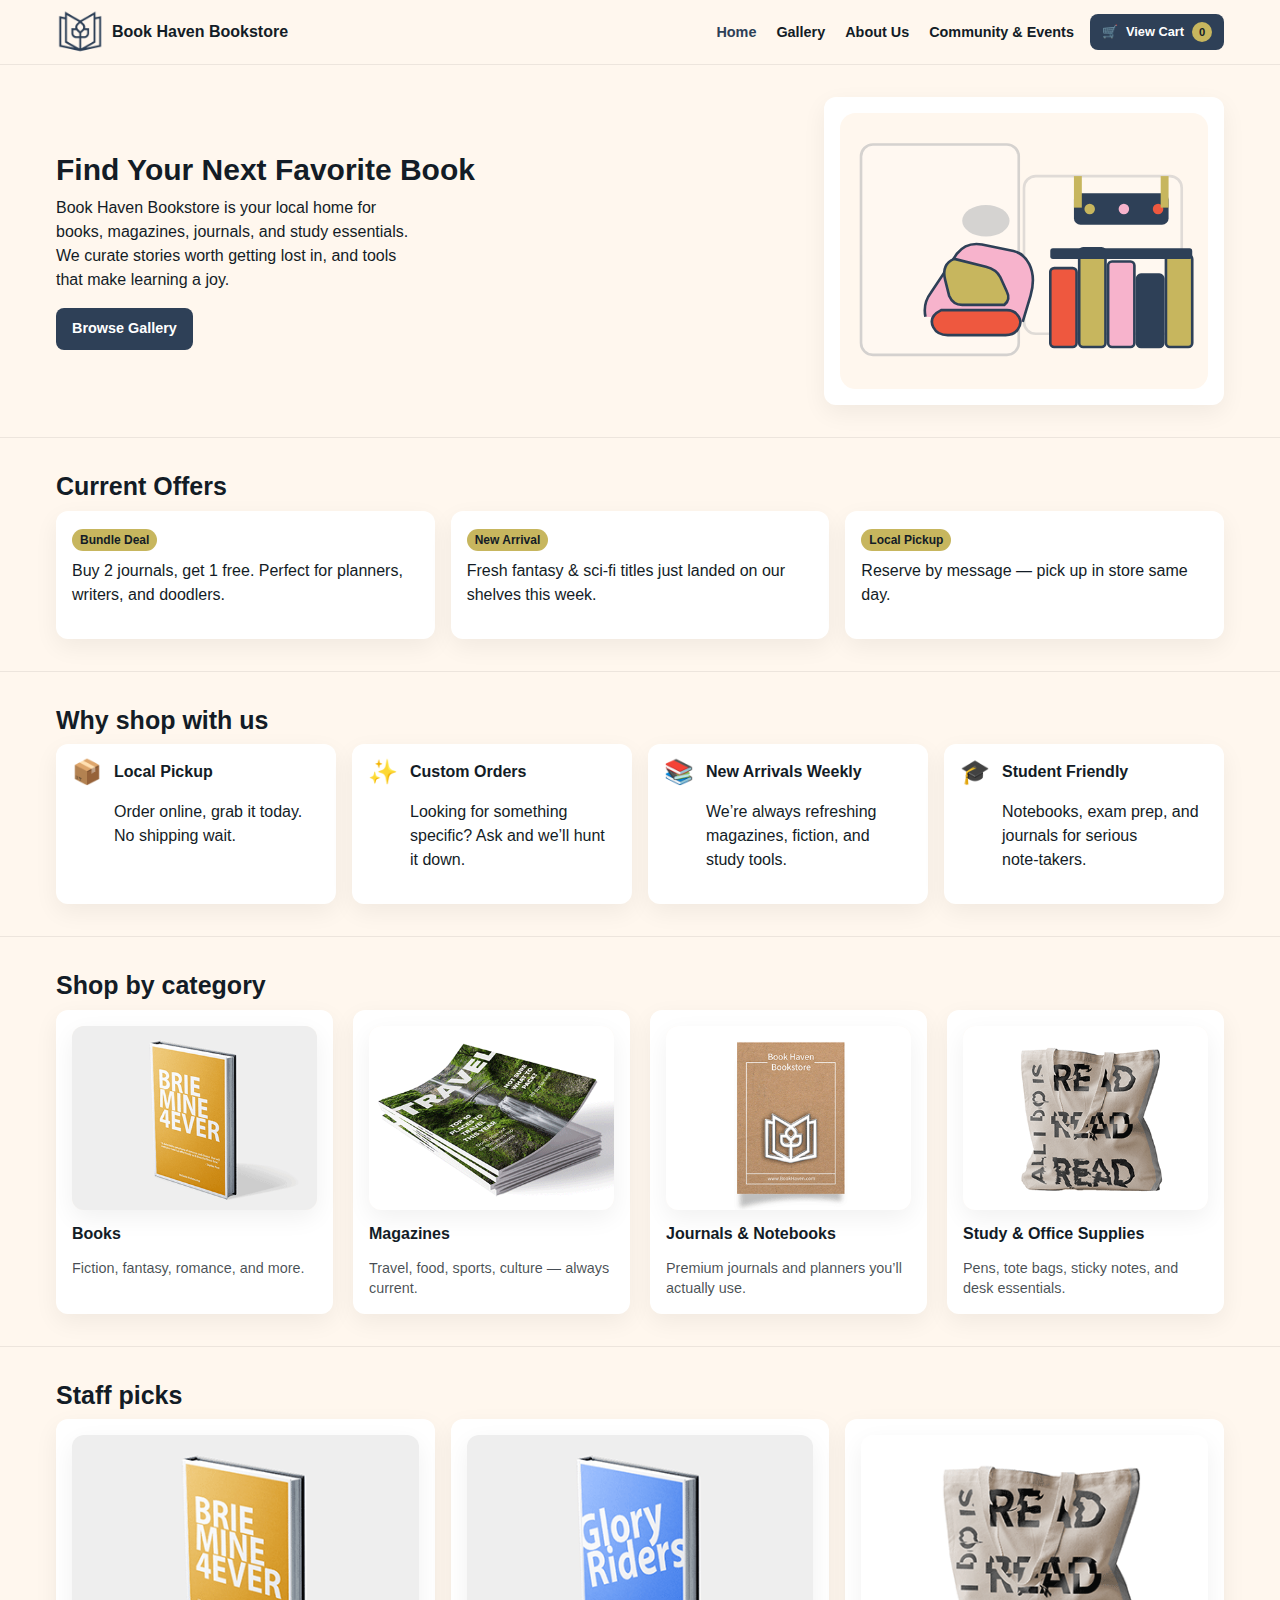
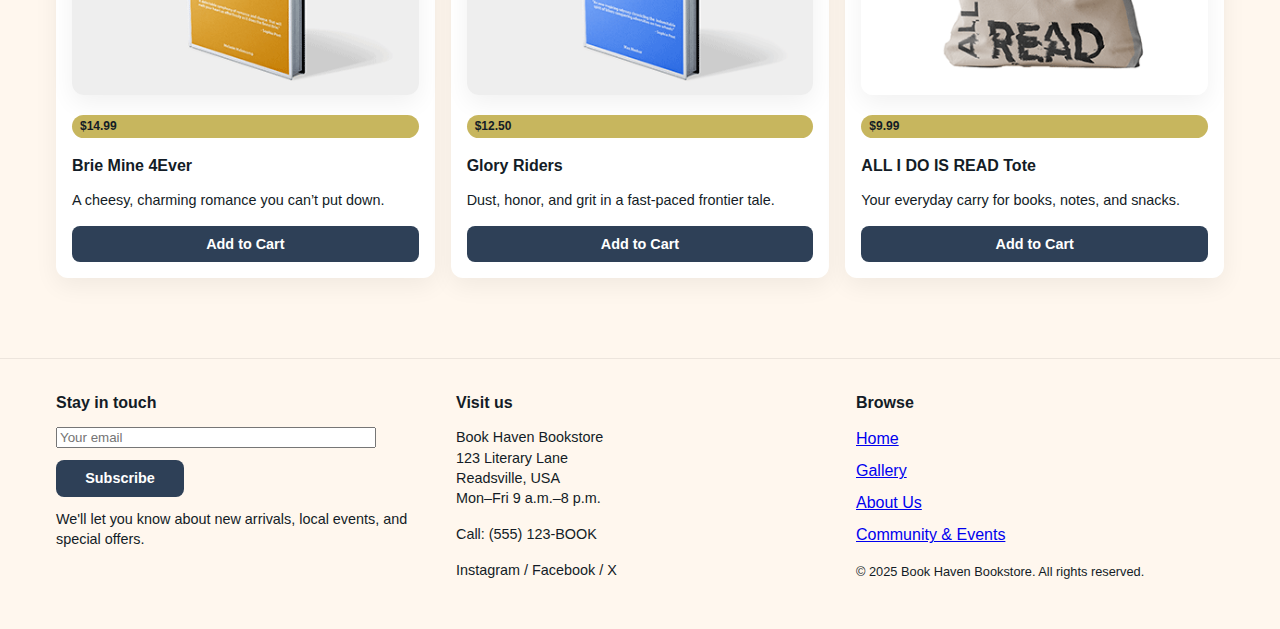
<file: index.html>
<!DOCTYPE html>
<html lang="en">
<head>
<meta charset="utf-8"/>
<meta name="viewport" content="width=device-width,initial-scale=1"/>
<title>Book Haven Bookstore – Home</title>
<link rel="preconnect" href="https://fonts.googleapis.com"/>
<link rel="preconnect" href="https://fonts.gstatic.com" crossorigin/>
<link href="https://fonts.googleapis.com/css2?family=Comfortaa:wght@400;700&display=swap" rel="stylesheet"/>
<link rel="icon" href="assets/img/Inkwell Blue Logo.png" type="image/png" sizes="32x32"/>
<link rel="stylesheet" href="assets/css/style.css"/>
</head>
<body>
<header class="site-header">
  <div class="container site-header__inner">
    <a class="brand" href="index.html">
      <img src="assets/img/Intensity Indigo Logo.png" alt="Book Haven Bookstore logo" class="brand__logo" />
      <span class="brand__name">Book Haven Bookstore</span>
    </a>

    <button
      class="mobile-menu-toggle"
      id="mobileMenuToggle"
      aria-label="Toggle navigation menu"
      aria-expanded="false"
      aria-controls="mobileNav">
      <span class="bar"></span>
    </button>

    <div class="main-nav">
      <ul class="nav-links" id="desktopNav">
        <li><a href="index.html" class="active">Home</a></li>
          <li><a href="gallery.html" class="">Gallery</a></li>
          <li><a href="about.html" class="">About Us</a></li>
          <li><a href="community.html" class="">Community & Events</a></li>
      </ul>

      <button
        class="cart-button js-open-cart"
        type="button"
        aria-haspopup="dialog"
        aria-controls="cart-modal">
        <span class="cart-button__icon" aria-hidden="true">🛒</span>
        <span class="cart-button__label">View Cart</span>
        <span class="cart-button__badge js-cart-count" aria-live="polite">0</span>
      </button>
    </div>

    <div class="mobile-drawer" id="mobileNav" aria-hidden="true">
      <nav role="navigation" aria-label="Mobile Navigation">
        <ul>
          <li><a href="index.html">Home</a></li>
          <li><a href="gallery.html">Gallery</a></li>
          <li><a href="about.html">About Us</a></li>
          <li><a href="community.html">Community & Events</a></li>
        </ul>
      </nav>
      <button
        class="drawer-cart-btn js-open-cart"
        type="button"
        aria-haspopup="dialog"
        aria-controls="cart-modal">
        🛒 View Cart
        <span class="cart-button__badge js-cart-count" aria-live="polite">0</span>
      </button>
    </div>
  </div>
</header>
<main id="main-content">
  <!-- HERO -->
  <section class="section">
    <div class="container hero">
      <div class="hero__text">
        <h1 class="hero__headline">Find Your Next Favorite Book</h1>
        <p class="hero__body">
          Book Haven Bookstore is your local home for books, magazines,
          journals, and study essentials. We curate stories worth getting lost in,
          and tools that make learning a joy.
        </p>
        <a class="hero__cta" href="gallery.html">Browse Gallery</a>
      </div>
      <div class="hero__img-wrapper">
        <img src="assets/img/hero-reading.svg" alt="logo." />
      </div>
    </div>
  </section>

  <!-- PROMOTIONS -->
  <section class="section section--bordered">
    <div class="container">
      <div class="section-heading">
        <h2 class="h2">Current Offers</h2>
      </div>
      <div class="promos">
        <div class="promo-card">
          <span class="badge">Bundle Deal</span>
          <p class="body-text">
            Buy 2 journals, get 1 free. Perfect for planners, writers, and doodlers.
          </p>
        </div>
        <div class="promo-card">
          <span class="badge">New Arrival</span>
          <p class="body-text">
            Fresh fantasy &amp; sci‑fi titles just landed on our shelves this week.
          </p>
        </div>
        <div class="promo-card">
          <span class="badge">Local Pickup</span>
          <p class="body-text">
            Reserve by message — pick up in store same day.
          </p>
        </div>
      </div>
    </div>
  </section>

  <!-- PERKS -->
  <section class="section">
    <div class="container">
      <div class="section-heading">
        <h2 class="h2">Why shop with us</h2>
      </div>
      <div class="perks-row">
        <div class="perk-card">
          <div class="perk-emoji" aria-hidden="true">📦</div>
          <div>
            <p class="body-strong">Local Pickup</p>
            <p class="body-text">Order online, grab it today. No shipping wait.</p>
          </div>
        </div>
        <div class="perk-card">
          <div class="perk-emoji" aria-hidden="true">✨</div>
          <div>
            <p class="body-strong">Custom Orders</p>
            <p class="body-text">Looking for something specific? Ask and we’ll hunt it down.</p>
          </div>
        </div>
        <div class="perk-card">
          <div class="perk-emoji" aria-hidden="true">📚</div>
          <div>
            <p class="body-strong">New Arrivals Weekly</p>
            <p class="body-text">We’re always refreshing magazines, fiction, and study tools.</p>
          </div>
        </div>
        <div class="perk-card">
          <div class="perk-emoji" aria-hidden="true">🎓</div>
          <div>
            <p class="body-strong">Student Friendly</p>
            <p class="body-text">Notebooks, exam prep, and journals for serious note‑takers.</p>
          </div>
        </div>
      </div>
    </div>
  </section>

  <!-- CATEGORIES -->
  <section class="section section--bordered">
    <div class="container">
      <div class="section-heading">
        <h2 class="h2">Shop by category</h2>
      </div>
      <div class="categories-grid">
        <a class="category-card" href="gallery.html#books">
          <div class="category-card__img">
            <img src="assets/img/gallery/brie-mine.png" alt="Cover of Brie Mine 4Ever romance novel." />
          </div>
          <div class="category-card__title">Books</div>
          <div class="category-card__desc">
            Fiction, fantasy, romance, and more.
          </div>
        </a>
        <a class="category-card" href="gallery.html#magazines">
          <div class="category-card__img">
            <img src="assets/img/gallery/travel-mag.png" alt="Stack of TRAVEL magazines with scenic cover." />
          </div>
          <div class="category-card__title">Magazines</div>
          <div class="category-card__desc">
            Travel, food, sports, culture — always current.
          </div>
        </a>
        <a class="category-card" href="gallery.html#journals">
          <div class="category-card__img">
            <img src="assets/img/gallery/notebook.png" alt="Book Haven branded hardcover notebook." />
          </div>
          <div class="category-card__title">Journals &amp; Notebooks</div>
          <div class="category-card__desc">
            Premium journals and planners you’ll actually use.
          </div>
        </a>
        <a class="category-card" href="gallery.html#supplies">
          <div class="category-card__img">
            <img src="assets/img/gallery/read-tote.png" alt="Canvas tote bag with All I Do Is Read Read Read text." />
          </div>
          <div class="category-card__title">Study &amp; Office Supplies</div>
          <div class="category-card__desc">
            Pens, tote bags, sticky notes, and desk essentials.
          </div>
        </a>
      </div>
    </div>
  </section>

  <!-- FEATURED PRODUCTS -->
  <section class="section">
    <div class="container">
      <div class="section-heading">
        <h2 class="h2">Staff picks</h2>
      </div>
      <div class="featured-grid">
        <!-- Product 1 -->
        <div class="product-card">
          <div class="product-card__img">
            <img src="assets/img/gallery/brie-mine.png" alt="Illustrated cover of the novel Brie Mine 4Ever featuring a cheese heart." />
          </div>
          <div class="price-badge">$14.99</div>
          <div class="product-card__title">Brie Mine 4Ever</div>
          <div class="product-card__desc">
            A cheesy, charming romance you can’t put down.
          </div>
          <button
            class="btn-add-cart btn"
            data-add-to-cart
            data-id="brie-mine"
            data-name="Brie Mine 4Ever"
            data-price="14.99"
            type="button">
            Add to Cart
          </button>
        </div>

        <!-- Product 2 -->
        <div class="product-card">
          <div class="product-card__img">
            <img src="assets/img/gallery/glory-riders.png" alt="Cover of Glory Riders with silhouettes of riders at sunset." />
          </div>
          <div class="price-badge">$12.50</div>
          <div class="product-card__title">Glory Riders</div>
          <div class="product-card__desc">
            Dust, honor, and grit in a fast-paced frontier tale.
          </div>
          <button
            class="btn-add-cart btn"
            data-add-to-cart
            data-id="glory-riders"
            data-name="Glory Riders"
            data-price="12.50"
            type="button">
            Add to Cart
          </button>
        </div>

        <!-- Product 3 -->
        <div class="product-card">
          <div class="product-card__img">
            <img src="assets/img/gallery/read-tote.png" alt="Canvas tote bag reading All I Do Is Read Read Read." />
          </div>
          <div class="price-badge">$9.99</div>
          <div class="product-card__title">ALL I DO IS READ Tote</div>
          <div class="product-card__desc">
            Your everyday carry for books, notes, and snacks.
          </div>
          <button
            class="btn-add-cart btn"
            data-add-to-cart
            data-id="read-tote"
            data-name="ALL I DO IS READ READ READ Tote"
            data-price="9.99"
            type="button">
            Add to Cart
          </button>
        </div>
      </div>
    </div>
  </section>
</main>
<footer class="site-footer">
  <div class="container footer-inner">

    <div class="footer-col">
      <div class="footer-col-title">Stay in touch</div>
      <form id="newsletter-form" class="newsletter-form" novalidate>
        <label class="visually-hidden" for="newsletter-email">Email address</label>
        <input
          id="newsletter-email"
          name="email"
          type="email"
          placeholder="Your email"
          required
          aria-required="true"
        />
        <button class="btn" type="submit">Subscribe</button>
      </form>
      <p class="footer-text" style="margin-top:0.75rem;">
        We'll let you know about new arrivals, local events, and special offers.
      </p>
    </div>

    <div class="footer-col">
      <div class="footer-col-title">Visit us</div>
      <p class="footer-text">
        Book Haven Bookstore<br/>
        123 Literary Lane<br/>
        Readsville, USA<br/>
        Mon–Fri 9 a.m.–8 p.m.
      </p>
      <p class="footer-text">
        Call: (555) 123‑BOOK
      </p>
      <p class="footer-text">
        Instagram / Facebook / X
      </p>
    </div>

    <div class="footer-col">
      <div class="footer-col-title">Browse</div>
      <ul class="footer-nav-links">
        <li><a href="index.html">Home</a></li>
        <li><a href="gallery.html">Gallery</a></li>
        <li><a href="about.html">About Us</a></li>
        <li><a href="community.html">Community &amp; Events</a></li>
      </ul>
      <p class="footer-text" style="margin-top:1rem;font-size:0.8rem;">
        © 2025 Book Haven Bookstore. All rights reserved.
      </p>
    </div>

  </div>
</footer>

<!-- Cart Modal -->
<div
  id="cart-modal"
  class="modal hidden"
  aria-hidden="true"
  role="dialog"
  aria-modal="true"
  aria-labelledby="cart-title">
  <div class="modal__backdrop" data-close="cart"></div>
  <div class="modal__panel">
    <div class="modal__header">
      <h2 id="cart-title">Your Cart</h2>
      <button class="modal__close" id="closeCartBtn" aria-label="Close cart">&times;</button>
    </div>
    <div class="modal__body" id="cart-items">
      <!-- JS will render the cart table here -->
      <p>Your cart is empty.</p>
    </div>
    <div class="modal__footer">
      <button class="btn-outline btn" id="clearCartBtn" type="button">Clear Cart</button>
      <button class="btn" id="processOrderBtn" type="button">Process Order</button>
    </div>
  </div>
</div>
<div id="toast" class="toast" role="status" aria-live="polite" aria-atomic="true"></div>
<script src="assets/js/main.js"></script>
</body>
</html>
</file>
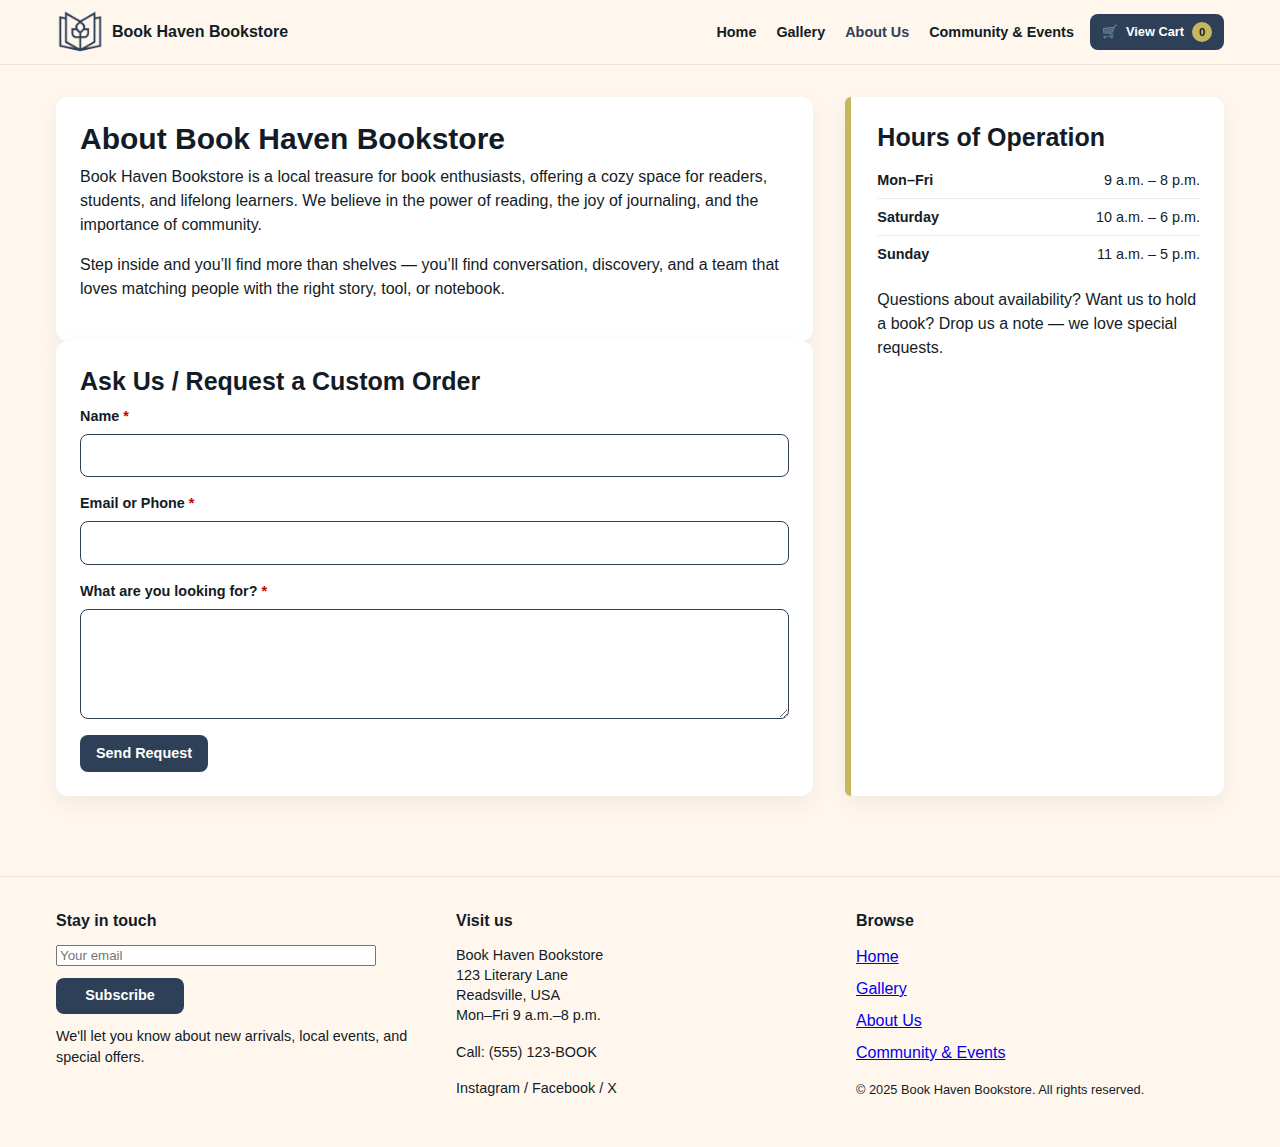
<file: about.html>
<!DOCTYPE html>
<html lang="en">
<head>
<meta charset="utf-8"/>
<meta name="viewport" content="width=device-width,initial-scale=1"/>
<title>Book Haven Bookstore – About Us</title>
<link rel="preconnect" href="https://fonts.googleapis.com"/>
<link rel="preconnect" href="https://fonts.gstatic.com" crossorigin/>
<link href="https://fonts.googleapis.com/css2?family=Comfortaa:wght@400;700&display=swap" rel="stylesheet"/>
<link rel="icon" href="assets/img/Inkwell Blue Logo.png" type="image/png" sizes="32x32"/>
<link rel="stylesheet" href="assets/css/style.css"/>
</head>
<body>
<header class="site-header">
  <div class="container site-header__inner">
    <a class="brand" href="index.html">
      <img src="assets/img/Intensity Indigo Logo.png" alt="Book Haven Bookstore logo" class="brand__logo" />
      <span class="brand__name">Book Haven Bookstore</span>
    </a>

    <button
      class="mobile-menu-toggle"
      id="mobileMenuToggle"
      aria-label="Toggle navigation menu"
      aria-expanded="false"
      aria-controls="mobileNav">
      <span class="bar"></span>
    </button>

    <div class="main-nav">
      <ul class="nav-links" id="desktopNav">
        <li><a href="index.html" class="">Home</a></li>
          <li><a href="gallery.html" class="">Gallery</a></li>
          <li><a href="about.html" class="active">About Us</a></li>
          <li><a href="community.html" class="">Community & Events</a></li>
      </ul>

      <button
        class="cart-button js-open-cart"
        type="button"
        aria-haspopup="dialog"
        aria-controls="cart-modal">
        <span class="cart-button__icon" aria-hidden="true">🛒</span>
        <span class="cart-button__label">View Cart</span>
        <span class="cart-button__badge js-cart-count" aria-live="polite">0</span>
      </button>
    </div>

    <div class="mobile-drawer" id="mobileNav" aria-hidden="true">
      <nav role="navigation" aria-label="Mobile Navigation">
        <ul>
          <li><a href="index.html">Home</a></li>
          <li><a href="gallery.html">Gallery</a></li>
          <li><a href="about.html">About Us</a></li>
          <li><a href="community.html">Community & Events</a></li>
        </ul>
      </nav>
      <button
        class="drawer-cart-btn js-open-cart"
        type="button"
        aria-haspopup="dialog"
        aria-controls="cart-modal">
        🛒 View Cart
        <span class="cart-button__badge js-cart-count" aria-live="polite">0</span>
      </button>
    </div>
  </div>
</header>
<main id="main-content">
  <section class="section">
    <div class="container">
      <div class="about-layout">
        <!-- About / Story -->
        <div>
          <article class="about-card" aria-labelledby="about-heading">
            <header class="section-heading">
              <h1 id="about-heading" class="h1">About Book Haven Bookstore</h1>
            </header>
            <p class="body-text">
              Book Haven Bookstore is a local treasure for book enthusiasts,
              offering a cozy space for readers, students, and lifelong learners.
              We believe in the power of reading, the joy of journaling,
              and the importance of community.
            </p>
            <p class="body-text">
              Step inside and you’ll find more than shelves — you’ll find
              conversation, discovery, and a team that loves matching people
              with the right story, tool, or notebook.
            </p>
          </article>

          <!-- Feedback / Custom Order Form -->
          <section class="form-card" aria-labelledby="feedback-heading">
            <header class="section-heading">
              <h2 id="feedback-heading" class="h2">Ask Us / Request a Custom Order</h2>
            </header>
            <form id="feedback-form" novalidate>
              <div class="form-field">
                <label for="fb-name">Name <span aria-hidden="true" style="color:#c00">*</span></label>
                <input id="fb-name" name="name" type="text" required aria-required="true" />
              </div>

              <div class="form-field">
                <label for="fb-contact">Email or Phone <span aria-hidden="true" style="color:#c00">*</span></label>
                <input id="fb-contact" name="contact" type="text" required aria-required="true" />
              </div>

              <div class="form-field">
                <label for="fb-message">What are you looking for? <span aria-hidden="true" style="color:#c00">*</span></label>
                <textarea id="fb-message" name="message" rows="4" required aria-required="true"></textarea>
              </div>

              <button class="btn" type="submit">Send Request</button>

              <div id="feedback-success" class="form-success hidden" role="status">
                Thanks! We got your request.
              </div>
            </form>
          </section>
        </div>

        <!-- Hours / Info Sidebar -->
        <aside class="hours-card" aria-labelledby="hours-heading">
          <h2 id="hours-heading" class="h2">Hours of Operation</h2>
          <table class="hours-table" aria-describedby="hours-heading">
            <tr>
              <th scope="row">Mon–Fri</th>
              <td>9 a.m. – 8 p.m.</td>
            </tr>
            <tr>
              <th scope="row">Saturday</th>
              <td>10 a.m. – 6 p.m.</td>
            </tr>
            <tr>
              <th scope="row">Sunday</th>
              <td>11 a.m. – 5 p.m.</td>
            </tr>
          </table>
          <p class="body-text" style="margin-top:1rem;">
            Questions about availability? Want us to hold a book?
            Drop us a note — we love special requests.
          </p>
        </aside>
      </div>
    </div>
  </section>
</main>
<footer class="site-footer">
  <div class="container footer-inner">

    <div class="footer-col">
      <div class="footer-col-title">Stay in touch</div>
      <form id="newsletter-form" class="newsletter-form" novalidate>
        <label class="visually-hidden" for="newsletter-email">Email address</label>
        <input
          id="newsletter-email"
          name="email"
          type="email"
          placeholder="Your email"
          required
          aria-required="true"
        />
        <button class="btn" type="submit">Subscribe</button>
      </form>
      <p class="footer-text" style="margin-top:0.75rem;">
        We'll let you know about new arrivals, local events, and special offers.
      </p>
    </div>

    <div class="footer-col">
      <div class="footer-col-title">Visit us</div>
      <p class="footer-text">
        Book Haven Bookstore<br/>
        123 Literary Lane<br/>
        Readsville, USA<br/>
        Mon–Fri 9 a.m.–8 p.m.
      </p>
      <p class="footer-text">
        Call: (555) 123‑BOOK
      </p>
      <p class="footer-text">
        Instagram / Facebook / X
      </p>
    </div>

    <div class="footer-col">
      <div class="footer-col-title">Browse</div>
      <ul class="footer-nav-links">
        <li><a href="index.html">Home</a></li>
        <li><a href="gallery.html">Gallery</a></li>
        <li><a href="about.html">About Us</a></li>
        <li><a href="community.html">Community &amp; Events</a></li>
      </ul>
      <p class="footer-text" style="margin-top:1rem;font-size:0.8rem;">
        © 2025 Book Haven Bookstore. All rights reserved.
      </p>
    </div>

  </div>
</footer>

<!-- Cart Modal -->
<div
  id="cart-modal"
  class="modal hidden"
  aria-hidden="true"
  role="dialog"
  aria-modal="true"
  aria-labelledby="cart-title">
  <div class="modal__backdrop" data-close="cart"></div>
  <div class="modal__panel">
    <div class="modal__header">
      <h2 id="cart-title">Your Cart</h2>
      <button class="modal__close" id="closeCartBtn" aria-label="Close cart">&times;</button>
    </div>
    <div class="modal__body" id="cart-items">
      <!-- JS will render the cart table here -->
      <p>Your cart is empty.</p>
    </div>
    <div class="modal__footer">
      <button class="btn-outline btn" id="clearCartBtn" type="button">Clear Cart</button>
      <button class="btn" id="processOrderBtn" type="button">Process Order</button>
    </div>
  </div>
</div>
<div id="toast" class="toast" role="status" aria-live="polite" aria-atomic="true"></div>
<script src="assets/js/main.js"></script>
</body>
</html>
</file>
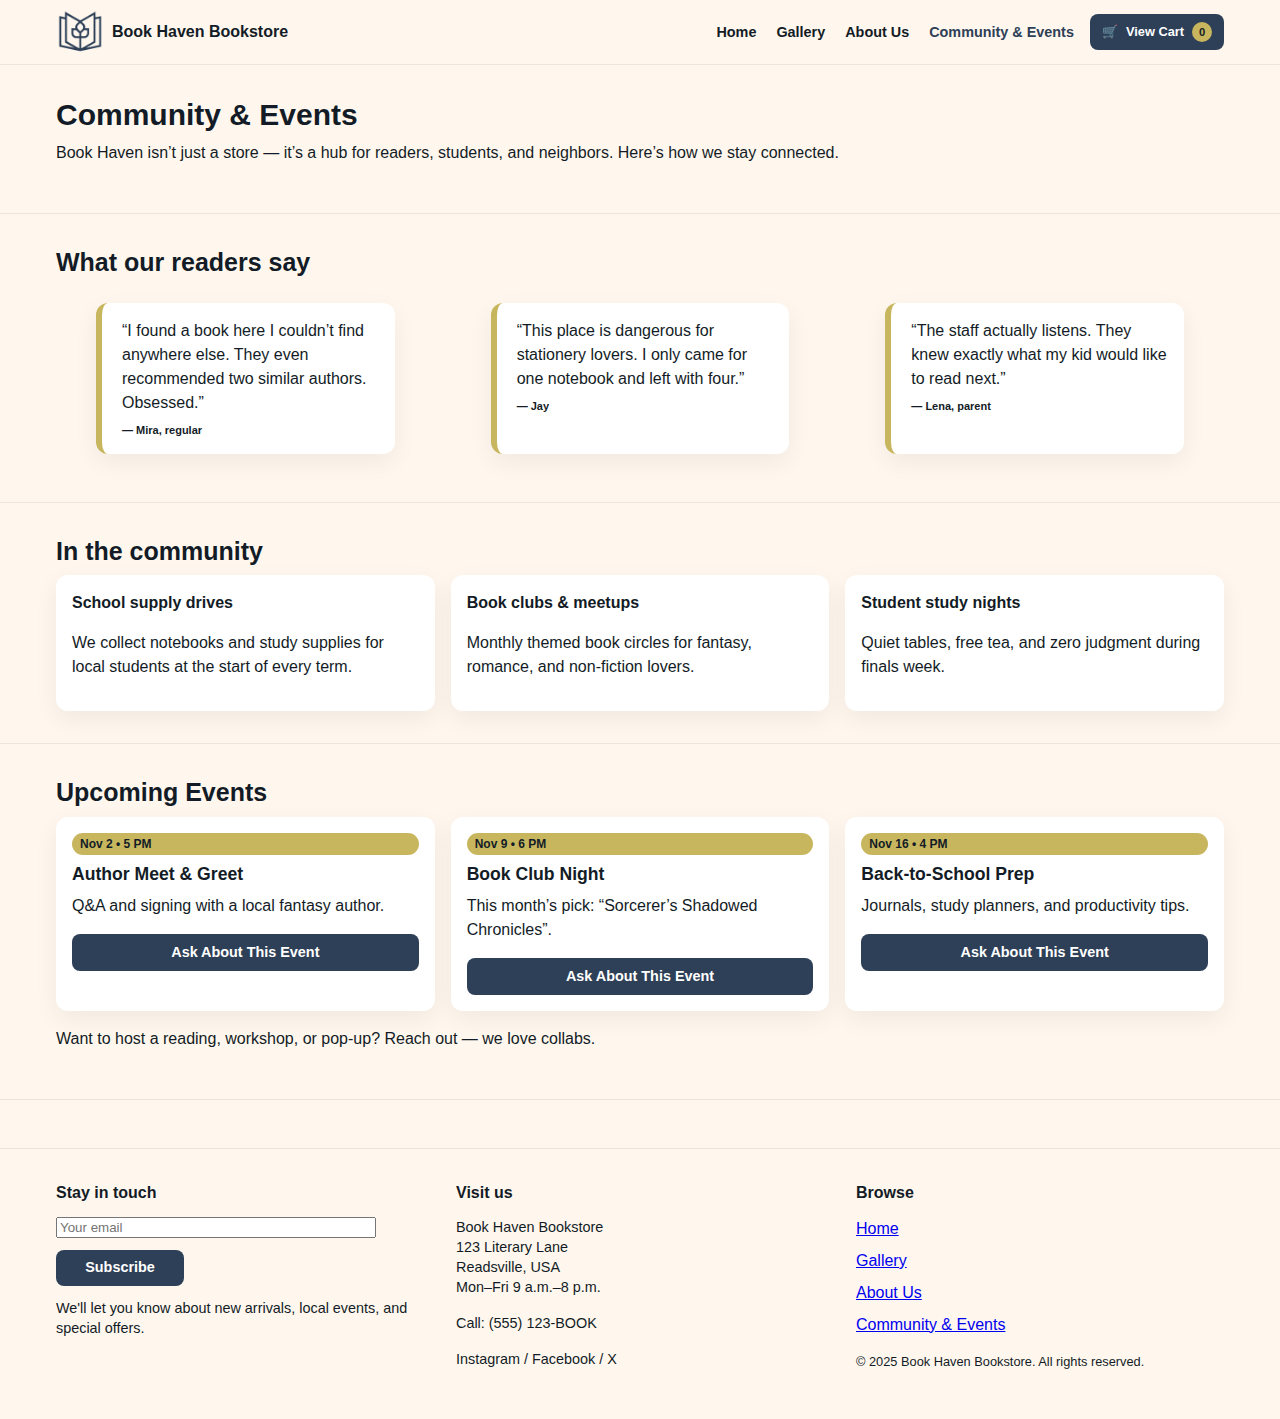
<file: community.html>
<!DOCTYPE html>
<html lang="en">
<head>
<meta charset="utf-8"/>
<meta name="viewport" content="width=device-width,initial-scale=1"/>
<title>Book Haven Bookstore – Community & Events</title>
<link rel="preconnect" href="https://fonts.googleapis.com"/>
<link rel="preconnect" href="https://fonts.gstatic.com" crossorigin/>
<link href="https://fonts.googleapis.com/css2?family=Comfortaa:wght@400;700&display=swap" rel="stylesheet"/>
<link rel="icon" href="assets/img/Inkwell Blue Logo.png" type="image/png" sizes="32x32"/>
<link rel="stylesheet" href="assets/css/style.css"/>
</head>
<body>
<header class="site-header">
  <div class="container site-header__inner">
    <a class="brand" href="index.html">
      <img src="assets/img/Intensity Indigo Logo.png" alt="Book Haven Bookstore logo" class="brand__logo" />
      <span class="brand__name">Book Haven Bookstore</span>
    </a>

    <button
      class="mobile-menu-toggle"
      id="mobileMenuToggle"
      aria-label="Toggle navigation menu"
      aria-expanded="false"
      aria-controls="mobileNav">
      <span class="bar"></span>
    </button>

    <div class="main-nav">
      <ul class="nav-links" id="desktopNav">
        <li><a href="index.html" class="">Home</a></li>
          <li><a href="gallery.html" class="">Gallery</a></li>
          <li><a href="about.html" class="">About Us</a></li>
          <li><a href="community.html" class="active">Community & Events</a></li>
      </ul>

      <button
        class="cart-button js-open-cart"
        type="button"
        aria-haspopup="dialog"
        aria-controls="cart-modal">
        <span class="cart-button__icon" aria-hidden="true">🛒</span>
        <span class="cart-button__label">View Cart</span>
        <span class="cart-button__badge js-cart-count" aria-live="polite">0</span>
      </button>
    </div>

    <div class="mobile-drawer" id="mobileNav" aria-hidden="true">
      <nav role="navigation" aria-label="Mobile Navigation">
        <ul>
          <li><a href="index.html">Home</a></li>
          <li><a href="gallery.html">Gallery</a></li>
          <li><a href="about.html">About Us</a></li>
          <li><a href="community.html">Community & Events</a></li>
        </ul>
      </nav>
      <button
        class="drawer-cart-btn js-open-cart"
        type="button"
        aria-haspopup="dialog"
        aria-controls="cart-modal">
        🛒 View Cart
        <span class="cart-button__badge js-cart-count" aria-live="polite">0</span>
      </button>
    </div>
  </div>
</header>
<main id="main-content">
  <section class="section">
    <div class="container">
      <header class="section-heading">
        <h1 class="h1">Community &amp; Events</h1>
      </header>
      <p class="body-text">
        Book Haven isn’t just a store — it’s a hub for readers, students,
        and neighbors. Here’s how we stay connected.
      </p>
    </div>
  </section>

  <!-- Testimonials -->
  <section class="section section--bordered" aria-labelledby="testimonials-heading">
    <div class="container">
      <h2 id="testimonials-heading" class="h2">What our readers say</h2>
      <div class="testimonials-grid">
        <blockquote class="testimonial-card">
          “I found a book here I couldn’t find anywhere else. They even
          recommended two similar authors. Obsessed.”
          <div class="caption" style="margin-top:0.5rem;">— Mira, regular</div>
        </blockquote>

        <blockquote class="testimonial-card">
          “This place is dangerous for stationery lovers. I only came for
          one notebook and left with four.”
          <div class="caption" style="margin-top:0.5rem;">— Jay</div>
        </blockquote>

        <blockquote class="testimonial-card">
          “The staff actually listens. They knew exactly what my kid
          would like to read next.”
          <div class="caption" style="margin-top:0.5rem;">— Lena, parent</div>
        </blockquote>
      </div>
    </div>
  </section>

  <!-- Community Involvement -->
  <section class="section" aria-labelledby="community-heading">
    <div class="container">
      <h2 id="community-heading" class="h2">In the community</h2>
      <div class="community-grid">
        <div class="community-card">
          <p class="body-strong">School supply drives</p>
          <p class="body-text">
            We collect notebooks and study supplies for local students at
            the start of every term.
          </p>
        </div>

        <div class="community-card">
          <p class="body-strong">Book clubs &amp; meetups</p>
          <p class="body-text">
            Monthly themed book circles for fantasy, romance,
            and non-fiction lovers.
          </p>
        </div>

        <div class="community-card">
          <p class="body-strong">Student study nights</p>
          <p class="body-text">
            Quiet tables, free tea, and zero judgment during finals week.
          </p>
        </div>
      </div>
    </div>
  </section>

  <!-- Events & Collaborations -->
  <section class="section section--bordered" aria-labelledby="events-heading">
    <div class="container">
      <h2 id="events-heading" class="h2">Upcoming Events</h2>
      <div class="events-grid">
        <article class="event-card">
          <div class="event-card__date">Nov 2 • 5 PM</div>
          <h3 class="h2" style="font-size:1.1rem;">Author Meet &amp; Greet</h3>
          <p class="body-text">
            Q&amp;A and signing with a local fantasy author.
          </p>
          <button
            class="btn open-event-modal"
            data-event="Author Meet & Greet"
            type="button">
            Ask About This Event
          </button>
        </article>

        <article class="event-card">
          <div class="event-card__date">Nov 9 • 6 PM</div>
          <h3 class="h2" style="font-size:1.1rem;">Book Club Night</h3>
          <p class="body-text">
            This month’s pick: “Sorcerer’s Shadowed Chronicles”.
          </p>
          <button
            class="btn open-event-modal"
            data-event="Book Club Night"
            type="button">
            Ask About This Event
          </button>
        </article>

        <article class="event-card">
          <div class="event-card__date">Nov 16 • 4 PM</div>
          <h3 class="h2" style="font-size:1.1rem;">Back-to-School Prep</h3>
          <p class="body-text">
            Journals, study planners, and productivity tips.
          </p>
          <button
            class="btn open-event-modal"
            data-event="Back-to-School Prep"
            type="button">
            Ask About This Event
          </button>
        </article>
      </div>

      <p class="body-text" style="margin-top:1rem;">
        Want to host a reading, workshop, or pop-up? Reach out — we love collabs.
      </p>
    </div>
  </section>
</main>

<!-- Event Inquiry Modal -->
<div
  id="event-modal"
  class="modal hidden"
  aria-hidden="true"
  role="dialog"
  aria-modal="true"
  aria-labelledby="event-form-title">
  <div class="modal__backdrop"></div>
  <div class="modal__panel">
    <div class="modal__header">
      <h2 id="event-form-title">Event Inquiry</h2>
      <button class="modal__close" id="closeEventBtn" aria-label="Close event form">&times;</button>
    </div>
    <div class="modal__body" id="event-details">
      <form id="event-form" novalidate>
        <input type="hidden" id="event-name-hidden" name="eventTitle" value="Event Inquiry" />
        <div class="form-field">
          <label for="ev-name">Name <span aria-hidden="true" style="color:#c00">*</span></label>
          <input id="ev-name" name="name" type="text" required aria-required="true" />
        </div>
        <div class="form-field">
          <label for="ev-contact">Email or Phone <span aria-hidden="true" style="color:#c00">*</span></label>
          <input id="ev-contact" name="contact" type="text" required aria-required="true" />
        </div>
        <div class="form-field">
          <label for="ev-message">Your question <span aria-hidden="true" style="color:#c00">*</span></label>
          <textarea id="ev-message" name="message" rows="4" required aria-required="true"></textarea>
        </div>
        <button class="btn" type="submit">Send</button>
      </form>
    </div>
    <div class="modal__footer" style="justify-content:flex-start;">
      <p class="caption">We’ll reply using the contact info you provide.</p>
    </div>
  </div>
</div>
<footer class="site-footer">
  <div class="container footer-inner">

    <div class="footer-col">
      <div class="footer-col-title">Stay in touch</div>
      <form id="newsletter-form" class="newsletter-form" novalidate>
        <label class="visually-hidden" for="newsletter-email">Email address</label>
        <input
          id="newsletter-email"
          name="email"
          type="email"
          placeholder="Your email"
          required
          aria-required="true"
        />
        <button class="btn" type="submit">Subscribe</button>
      </form>
      <p class="footer-text" style="margin-top:0.75rem;">
        We'll let you know about new arrivals, local events, and special offers.
      </p>
    </div>

    <div class="footer-col">
      <div class="footer-col-title">Visit us</div>
      <p class="footer-text">
        Book Haven Bookstore<br/>
        123 Literary Lane<br/>
        Readsville, USA<br/>
        Mon–Fri 9 a.m.–8 p.m.
      </p>
      <p class="footer-text">
        Call: (555) 123‑BOOK
      </p>
      <p class="footer-text">
        Instagram / Facebook / X
      </p>
    </div>

    <div class="footer-col">
      <div class="footer-col-title">Browse</div>
      <ul class="footer-nav-links">
        <li><a href="index.html">Home</a></li>
        <li><a href="gallery.html">Gallery</a></li>
        <li><a href="about.html">About Us</a></li>
        <li><a href="community.html">Community &amp; Events</a></li>
      </ul>
      <p class="footer-text" style="margin-top:1rem;font-size:0.8rem;">
        © 2025 Book Haven Bookstore. All rights reserved.
      </p>
    </div>

  </div>
</footer>

<!-- Cart Modal -->
<div
  id="cart-modal"
  class="modal hidden"
  aria-hidden="true"
  role="dialog"
  aria-modal="true"
  aria-labelledby="cart-title">
  <div class="modal__backdrop" data-close="cart"></div>
  <div class="modal__panel">
    <div class="modal__header">
      <h2 id="cart-title">Your Cart</h2>
      <button class="modal__close" id="closeCartBtn" aria-label="Close cart">&times;</button>
    </div>
    <div class="modal__body" id="cart-items">
      <!-- JS will render the cart table here -->
      <p>Your cart is empty.</p>
    </div>
    <div class="modal__footer">
      <button class="btn-outline btn" id="clearCartBtn" type="button">Clear Cart</button>
      <button class="btn" id="processOrderBtn" type="button">Process Order</button>
    </div>
  </div>
</div>
<div id="toast" class="toast" role="status" aria-live="polite" aria-atomic="true"></div>
<script src="assets/js/main.js"></script>
</body>
</html>
</file>
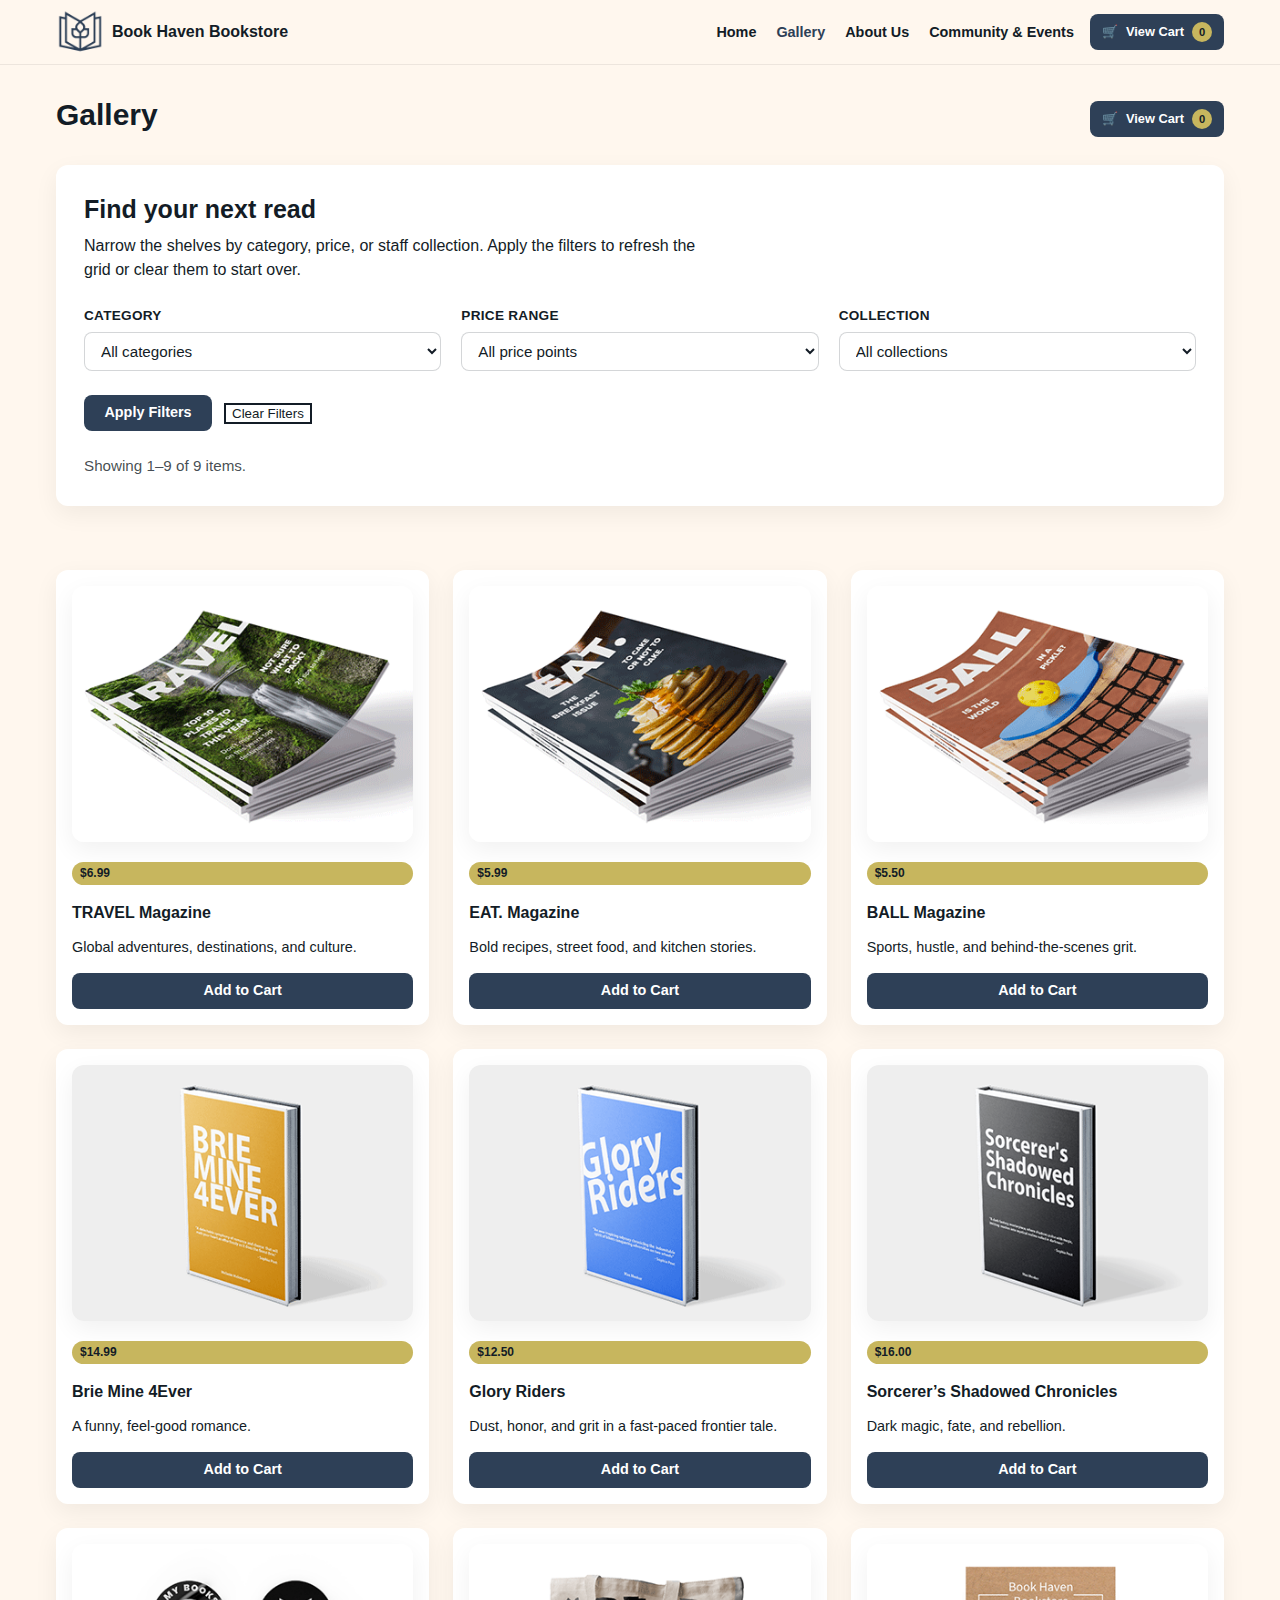
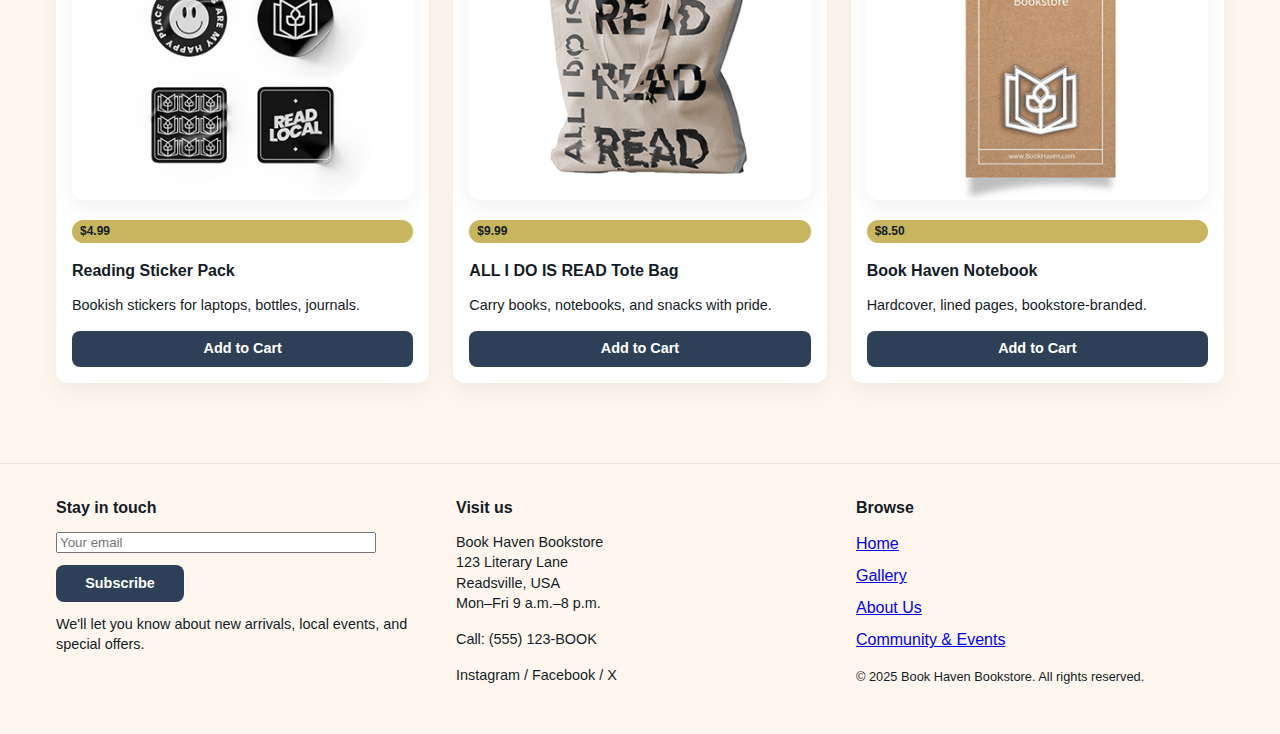
<file: gallery.html>
<!DOCTYPE html>
<html lang="en">
<head>
<meta charset="utf-8"/>
<meta name="viewport" content="width=device-width,initial-scale=1"/>
<title>Book Haven Bookstore – Gallery</title>
<link rel="preconnect" href="https://fonts.googleapis.com"/>
<link rel="preconnect" href="https://fonts.gstatic.com" crossorigin/>
<link href="https://fonts.googleapis.com/css2?family=Comfortaa:wght@400;700&display=swap" rel="stylesheet"/>
<link rel="icon" href="assets/img/Inkwell Blue Logo.png" type="image/png" sizes="32x32"/>
<link rel="stylesheet" href="assets/css/style.css"/>
</head>
<body>
<header class="site-header">
  <div class="container site-header__inner">
    <a class="brand" href="index.html">
      <img src="assets/img/Intensity Indigo Logo.png" alt="Book Haven Bookstore logo" class="brand__logo" />
      <span class="brand__name">Book Haven Bookstore</span>
    </a>

    <button
      class="mobile-menu-toggle"
      id="mobileMenuToggle"
      aria-label="Toggle navigation menu"
      aria-expanded="false"
      aria-controls="mobileNav">
      <span class="bar"></span>
    </button>

    <div class="main-nav">
      <ul class="nav-links" id="desktopNav">
        <li><a href="index.html" class="">Home</a></li>
          <li><a href="gallery.html" class="active">Gallery</a></li>
          <li><a href="about.html" class="">About Us</a></li>
          <li><a href="community.html" class="">Community & Events</a></li>
      </ul>

      <button
        class="cart-button js-open-cart"
        type="button"
        aria-haspopup="dialog"
        aria-controls="cart-modal">
        <span class="cart-button__icon" aria-hidden="true">🛒</span>
        <span class="cart-button__label">View Cart</span>
        <span class="cart-button__badge js-cart-count" aria-live="polite">0</span>
      </button>
    </div>

    <div class="mobile-drawer" id="mobileNav" aria-hidden="true">
      <nav role="navigation" aria-label="Mobile Navigation">
        <ul>
          <li><a href="index.html">Home</a></li>
          <li><a href="gallery.html">Gallery</a></li>
          <li><a href="about.html">About Us</a></li>
          <li><a href="community.html">Community & Events</a></li>
        </ul>
      </nav>
      <button
        class="drawer-cart-btn js-open-cart"
        type="button"
        aria-haspopup="dialog"
        aria-controls="cart-modal">
        🛒 View Cart
        <span class="cart-button__badge js-cart-count" aria-live="polite">0</span>
      </button>
    </div>
  </div>
</header>
<main id="main-content">
  <section class="section">
    <div class="container">
      <div class="gallery-header-row">
        <h1 class="h1">Gallery</h1>
        <button
          class="cart-button js-open-cart"
          type="button"
          aria-haspopup="dialog"
          aria-controls="cart-modal">
          <span class="cart-button__icon" aria-hidden="true">🛒</span>
          <span class="cart-button__label">View Cart</span>
          <span class="cart-button__badge js-cart-count" aria-live="polite">0</span>
        </button>
      </div>

      <div class="filter-card" aria-labelledby="filter-heading">
        <div class="filter-card__intro">
          <h2 class="h2" id="filter-heading">Find your next read</h2>
          <p class="body-text">
            Narrow the shelves by category, price, or staff collection. Apply the filters to refresh the grid or clear them to start over.
          </p>
        </div>
        <form id="galleryFilters" class="filters-form" novalidate>
          <div class="filters-grid">
            <div class="filter-field">
              <label class="filter-label" for="filter-category">Category</label>
              <select id="filter-category" name="category">
                <option value="all">All categories</option>
                <option value="Magazines">Magazines</option>
                <option value="Books">Books</option>
                <option value="Journals &amp; Gifts">Journals &amp; Gifts</option>
                <option value="Supplies">Supplies</option>
              </select>
            </div>
            <div class="filter-field">
              <label class="filter-label" for="filter-price">Price range</label>
              <select id="filter-price" name="price">
                <option value="all">All price points</option>
                <option value="low">Under $7</option>
                <option value="mid">$7 &ndash; $12</option>
                <option value="high">Above $12</option>
              </select>
            </div>
            <div class="filter-field">
              <label class="filter-label" for="filter-collection">Collection</label>
              <select id="filter-collection" name="collection">
                <option value="all">All collections</option>
                <option value="new">New Arrivals</option>
                <option value="staff">Staff Picks</option>
                <option value="bestseller">Bestsellers</option>
              </select>
            </div>
          </div>
          <div class="filter-actions">
            <button class="btn" type="submit">Apply Filters</button>
            <button class="btn-outline" type="button" id="clearFiltersBtn">Clear Filters</button>
          </div>
          <p class="filter-results" id="galleryResultsCount" aria-live="polite"></p>
        </form>
      </div>
    </div>
  </section>

  <section class="section">
    <div class="container">
      <div class="gallery-grid" id="productGrid" aria-live="polite"></div>
      <div class="pagination hidden" id="galleryPagination" role="navigation" aria-label="Product results pages"></div>
    </div>
  </section>
</main>


<footer class="site-footer">
  <div class="container footer-inner">

    <div class="footer-col">
      <div class="footer-col-title">Stay in touch</div>
      <form id="newsletter-form" class="newsletter-form" novalidate>
        <label class="visually-hidden" for="newsletter-email">Email address</label>
        <input
          id="newsletter-email"
          name="email"
          type="email"
          placeholder="Your email"
          required
          aria-required="true"
        />
        <button class="btn" type="submit">Subscribe</button>
      </form>
      <p class="footer-text" style="margin-top:0.75rem;">
        We'll let you know about new arrivals, local events, and special offers.
      </p>
    </div>

    <div class="footer-col">
      <div class="footer-col-title">Visit us</div>
      <p class="footer-text">
        Book Haven Bookstore<br/>
        123 Literary Lane<br/>
        Readsville, USA<br/>
        Mon–Fri 9 a.m.–8 p.m.
      </p>
      <p class="footer-text">
        Call: (555) 123‑BOOK
      </p>
      <p class="footer-text">
        Instagram / Facebook / X
      </p>
    </div>

    <div class="footer-col">
      <div class="footer-col-title">Browse</div>
      <ul class="footer-nav-links">
        <li><a href="index.html">Home</a></li>
        <li><a href="gallery.html">Gallery</a></li>
        <li><a href="about.html">About Us</a></li>
        <li><a href="community.html">Community &amp; Events</a></li>
      </ul>
      <p class="footer-text" style="margin-top:1rem;font-size:0.8rem;">
        © 2025 Book Haven Bookstore. All rights reserved.
      </p>
    </div>

  </div>
</footer>

<!-- Cart Modal -->
<div
  id="cart-modal"
  class="modal hidden"
  aria-hidden="true"
  role="dialog"
  aria-modal="true"
  aria-labelledby="cart-title">
  <div class="modal__backdrop" data-close="cart"></div>
  <div class="modal__panel">
    <div class="modal__header">
      <h2 id="cart-title">Your Cart</h2>
      <button class="modal__close" id="closeCartBtn" aria-label="Close cart">&times;</button>
    </div>
    <div class="modal__body" id="cart-items">
      <!-- JS will render the cart table here -->
      <p>Your cart is empty.</p>
    </div>
    <div class="modal__footer">
      <button class="btn-outline btn" id="clearCartBtn" type="button">Clear Cart</button>
      <button class="btn" id="processOrderBtn" type="button">Process Order</button>
    </div>
  </div>
</div>
<div id="toast" class="toast" role="status" aria-live="polite" aria-atomic="true"></div>
<script src="assets/js/main.js"></script>
</body>
</html>
</file>
<file: assets/css/style.css>
*,
*::before,
*::after {
  box-sizing: border-box;
}

:root {
  --inkwell-blue: #2E4057;
  --aged-gold: #C7B65E;
  --parchment: #FFF7EE;
  --text-main: #131C26;
  --accent-warm-1: #EE583F;
  --accent-warm-2: #F7B3CC;

  --radius-card: 12px;
  --radius-btn: 8px;
  --shadow-card: 0 8px 24px rgba(0, 0, 0, 0.06);

  --max-width: 1200px;
  --header-height: 64px;
  --transition-fast: 0.18s ease-in-out;
  font-size: 16px;
}

html {
  font-family: Calibri, "Helvetica Neue", Arial, system-ui, sans-serif;
  line-height: 1.5;
  background-color: var(--parchment);
  color: var(--text-main);
}

body {
  margin: 0;
  background-color: var(--parchment);
  color: var(--text-main);
  min-height: 100vh;
  display: flex;
  flex-direction: column;
}

/* UTILS */
.container {
  width: 100%;
  max-width: var(--max-width);
  margin-left: auto;
  margin-right: auto;
  padding-left: 1rem;
  padding-right: 1rem;
}

.hidden {
  display: none !important;
}

.visually-hidden {
  position: absolute !important;
  width: 1px !important;
  height: 1px !important;
  padding: 0 !important;
  margin: -1px !important;
  overflow: hidden !important;
  clip: rect(0 0 0 0) !important;
  white-space: nowrap !important;
  border: 0 !important;
}

/* TYPOGRAPHY */
h1,
.h1 {
  font-family: Arial, sans-serif;
  font-weight: 700;
  font-size: 1.875rem; /* 30px */
  line-height: 1.2;
  color: var(--text-main);
  margin: 0 0 0.5rem;
}

h2,
.h2 {
  font-family: Arial, sans-serif;
  font-weight: 700;
  font-size: 1.5625rem; /* 25px */
  line-height: 1.3;
  color: var(--text-main);
  margin: 0 0 0.5rem;
}

.section-heading {
  display: flex;
  align-items: center;
  justify-content: space-between;
  flex-wrap: wrap;
}

.subtitle,
.label {
  font-family: "Comfortaa", Arial, sans-serif;
  font-size: 0.9375rem; /* 15px */
  font-weight: 400;
  color: var(--text-main);
  line-height: 1.4;
  margin: 0 0 0.5rem;
}

p,
.body-text {
  font-family: Calibri, "Helvetica Neue", Arial, sans-serif;
  font-size: 1rem; /* 16px */
  line-height: 1.5;
  margin: 0 0 1rem;
  color: var(--text-main);
}

.body-strong {
  font-weight: 700;
}

.caption,
.price-label {
  font-family: Arial, sans-serif;
  font-size: 0.6875rem; /* 11px */
  font-weight: 700;
  line-height: 1.4;
  color: var(--text-main);
}

/* HEADER / NAV */
.site-header {
  background-color: var(--parchment);
  border-bottom: 1px solid rgba(0,0,0,0.07);
  position: sticky;
  top: 0;
  z-index: 1000;
}

.site-header__inner {
  display: flex;
  align-items: center;
  justify-content: space-between;
  min-height: var(--header-height);
  gap: 1rem;
  flex-wrap: wrap;
  position: relative;
}

.brand {
  display: flex;
  align-items: center;
  gap: 0.5rem;
  text-decoration: none;
  color: var(--text-main);
}

.brand__logo {
  width: 48px;
  height: 48px;
  flex-shrink: 0;
}

.brand__name {
  font-family: Arial, sans-serif;
  font-weight: 700;
  font-size: 1rem;
  line-height: 1.2;
  color: var(--text-main);
}

.main-nav {
  display: flex;
  align-items: center;
  gap: 1rem;
  margin-left: auto;
}

.nav-links {
  display: flex;
  align-items: center;
  gap: 1.25rem;
  list-style: none;
  padding: 0;
  margin: 0;
}

.nav-links a {
  font-family: Arial, sans-serif;
  font-size: 0.9rem;
  font-weight: 700;
  text-decoration: none;
  color: var(--text-main);
  line-height: 1.4;
  position: relative;
}

.nav-links a.active,
.nav-links a:focus,
.nav-links a:hover {
  color: var(--inkwell-blue);
}

.cart-button {
  display: flex;
  align-items: center;
  gap: 0.5rem;
  background-color: var(--inkwell-blue);
  color: #fff;
  font-family: Arial, sans-serif;
  font-size: 0.8rem;
  font-weight: 700;
  line-height: 1.2;
  border: 0;
  border-radius: var(--radius-btn);
  padding: 0.5rem 0.75rem;
  cursor: pointer;
  position: relative;
}

.cart-button__badge {
  background-color: var(--aged-gold);
  color: var(--text-main);
  min-width: 1.25rem;
  min-height: 1.25rem;
  font-size: 0.7rem;
  font-weight: 700;
  line-height: 1.25rem;
  border-radius: 9999px;
  text-align: center;
  padding: 0 0.4rem;
}

/* MOBILE NAV */
.mobile-menu-toggle {
  display: none;
  background: none;
  border: 0;
  cursor: pointer;
  padding: 0.5rem;
  border-radius: var(--radius-btn);
  line-height: 0;
}

.mobile-menu-toggle:focus {
  outline: 2px solid var(--inkwell-blue);
  outline-offset: 2px;
}

.mobile-menu-toggle .bar,
.mobile-menu-toggle .bar::before,
.mobile-menu-toggle .bar::after {
  display: block;
  background-color: var(--text-main);
  width: 24px;
  height: 2px;
  border-radius: 1px;
  position: relative;
  transition: var(--transition-fast);
  content: "";
}

.mobile-menu-toggle .bar::before,
.mobile-menu-toggle .bar::after {
  position: absolute;
  left: 0;
}

.mobile-menu-toggle .bar::before {
  top: -7px;
  content: "";
}

.mobile-menu-toggle .bar::after {
  top: 7px;
  content: "";
}

.mobile-drawer {
  display: none;
  position: absolute;
  top: calc(var(--header-height));
  left: 0;
  width: 100%;
  background-color: var(--parchment);
  border-bottom: 1px solid rgba(0,0,0,0.07);
  box-shadow: 0 24px 32px rgba(0,0,0,0.07);
  padding: 1rem 1.5rem 1.5rem;
  z-index: 999;
}

.mobile-drawer.open {
  display: block;
}

.mobile-drawer nav ul {
  list-style: none;
  margin: 0 0 1rem;
  padding: 0;
  display: flex;
  flex-direction: column;
  gap: 0.75rem;
}

.mobile-drawer nav a {
  font-family: Arial, sans-serif;
  font-weight: 700;
  font-size: 1rem;
  color: var(--text-main);
  text-decoration: none;
}

.mobile-drawer .drawer-cart-btn {
  width: 100%;
  display: flex;
  justify-content: center;
  background-color: var(--inkwell-blue);
  color: #fff;
  font-family: Arial, sans-serif;
  font-size: 0.9rem;
  font-weight: 700;
  border: 0;
  border-radius: var(--radius-btn);
  padding: 0.75rem 1rem;
  line-height: 1.2;
}

/* LAYOUT SECTIONS */
main {
  flex: 1;
  width: 100%;
}

.section {
  padding-top: 2rem;
  padding-bottom: 2rem;
}

.section--bordered {
  border-top: 1px solid rgba(0,0,0,0.07);
  border-bottom: 1px solid rgba(0,0,0,0.07);
  background-color: var(--parchment);
}

/* HERO */
.hero {
  display: flex;
  gap: 2rem;
  flex-wrap: wrap;
  align-items: center;
  justify-content: space-between;
}

.hero__text {
  flex: 1 1 320px;
  min-width: 280px;
  max-width: 560px;
}

.hero__headline {
  color: var(--text-main);
}

.hero__body {
  max-width: 40ch;
}

.hero__cta {
  display: inline-block;
  background-color: var(--inkwell-blue);
  color: #fff;
  font-family: Arial, sans-serif;
  font-weight: 700;
  font-size: 0.9rem;
  line-height: 1.2;
  padding: 0.75rem 1rem;
  border-radius: var(--radius-btn);
  border: 0;
  text-decoration: none;
  cursor: pointer;
}

.hero__img-wrapper {
  flex: 1 1 240px;
  max-width: 400px;
  background-color: #fff;
  border-radius: var(--radius-card);
  box-shadow: var(--shadow-card);
  padding: 1rem;
  display: flex;
  justify-content: center;
  align-items: center;
}

.hero__img-wrapper img {
  max-width: 100%;
  height: auto;
  border-radius: var(--radius-card);
}

/* PROMOTIONS */
.promos {
  display: flex;
  flex-wrap: wrap;
  gap: 1rem;
}

.promo-card {
  flex: 1 1 220px;
  min-width: 200px;
  background-color: #fff;
  border-radius: var(--radius-card);
  box-shadow: var(--shadow-card);
  padding: 1rem;
}

.badge {
  display: inline-block;
  background-color: var(--aged-gold);
  color: var(--text-main);
  font-family: Arial, sans-serif;
  font-size: 0.75rem;
  font-weight: 700;
  line-height: 1.2;
  border-radius: 9999px;
  padding: 0.25rem 0.5rem;
  margin-bottom: 0.5rem;
}

/* PERKS */
.perks-row {
  display: grid;
  grid-template-columns: repeat(auto-fit,minmax(min(200px,100%),1fr));
  gap: 1rem;
}

.perk-card {
  background-color: #fff;
  border-radius: var(--radius-card);
  box-shadow: var(--shadow-card);
  padding: 1rem;
  display: flex;
  flex-direction: row;
  gap: 0.75rem;
  align-items: flex-start;
}

.perk-emoji {
  font-size: 1.5rem;
  line-height: 1;
}

/* CATEGORY GRID */
.categories-grid {
  display: grid;
  grid-template-columns: repeat(auto-fit, minmax(min(220px,100%),1fr));
  gap: 1.25rem;
}

.category-card {
  background-color: #fff;
  border-radius: var(--radius-card);
  box-shadow: var(--shadow-card);
  padding: 1rem;
  display: flex;
  flex-direction: column;
  gap: 0.75rem;
  text-decoration: none;
  color: var(--text-main);
  transition: transform var(--transition-fast), box-shadow var(--transition-fast);
}

.category-card__img {
  width: 100%;
  aspect-ratio: 4 / 3;
  border-radius: var(--radius-card);
  overflow: hidden;
  background-color: var(--parchment);
  display: flex;
  align-items: center;
  justify-content: center;
  box-shadow: var(--shadow-card);
}

.category-card__img img {
  width: 100%;
  height: 100%;
  object-fit: cover;
  display: block;
}

.category-card__title {
  font-family: Arial, sans-serif;
  font-weight: 700;
  font-size: 1rem;
  margin: 0;
  color: var(--text-main);
}

.category-card__desc {
  margin: 0;
  font-family: Calibri, "Helvetica Neue", Arial, sans-serif;
  font-size: 0.9rem;
  line-height: 1.4;
  color: rgba(19,28,38,0.78);
}

.category-card:hover,
.category-card:focus {
  transform: translateY(-4px);
  box-shadow: 0 12px 28px rgba(0, 0, 0, 0.08);
  outline: none;
}



.featured-grid {
  display: grid;
  grid-template-columns: repeat(auto-fit,minmax(min(240px,100%),1fr));
  gap: 1rem;
}

.product-card {
  background-color: #fff;
  border-radius: var(--radius-card);
  box-shadow: var(--shadow-card);
  padding: 1rem;
  display: flex;
  flex-direction: column;
  gap: 0.5rem;
  min-height: 100%;
}

.product-card__img {
  width: 100%;
  border-radius: var(--radius-card);
  background-color: #fff;
  box-shadow: var(--shadow-card);
  margin-bottom: 0.75rem;
  aspect-ratio: 4 / 3;
  display: flex;
  justify-content: center;
  align-items: center;
  font-family: Arial, sans-serif;
  font-weight: 700;
  font-size: 0.8rem;
  color: var(--text-main);
}

.product-card__img img {
  width: 100%;
  height: 100%;
  border-radius: inherit;
  display: block;
  object-fit: cover;
}

.product-card__title {
  font-family: Arial, sans-serif;
  font-size: 1rem;
  font-weight: 700;
  margin: 0 0 0.25rem;
  color: var(--text-main);
}

.product-card__desc {
  font-size: 0.9rem;
  line-height: 1.4;
  font-family: Calibri, "Helvetica Neue", Arial, sans-serif;
  margin: 0 0 0.5rem;
  color: var(--text-main);
  flex-grow: 1;
}

.price-badge {
  display: inline-block;
  background-color: var(--aged-gold);
  color: var(--text-main);
  font-family: Arial, sans-serif;
  font-size: 0.75rem;
  font-weight: 700;
  line-height: 1.2;
  border-radius: 9999px;
  padding: 0.25rem 0.5rem;
  margin-bottom: 0.5rem;
}

.btn,
.btn-add-cart {
  background-color: var(--inkwell-blue);
  color: #fff;
  font-family: Arial, sans-serif;
  font-weight: 700;
  font-size: 0.9rem;
  line-height: 1.2;
  border: 0;
  border-radius: var(--radius-btn);
  padding: 0.6rem 0.9rem;
  cursor: pointer;
  text-align: center;
  min-width: 8rem;
}
.product-card .btn-add-cart {
  margin-top: auto;
  align-self: stretch;
}


.btn:focus,
.btn:hover,
.btn-add-cart:focus,
.btn-add-cart:hover {
  outline: 2px solid var(--inkwell-blue);
  outline-offset: 2px;
  filter: brightness(1.05);
}

.btn-outline {
  background-color: transparent;
  color: var(--text-main);
  border: 2px solid var(--text-main);
}

/* GALLERY GRID PAGE */
.gallery-header-row {
  display: flex;
  flex-wrap: wrap;
  align-items: center;
  gap: 1rem;
  justify-content: space-between;
  margin-bottom: 1.5rem;
}

.filter-card {
  background-color: #fff;
  border-radius: var(--radius-card);
  box-shadow: var(--shadow-card);
  padding: 1.75rem;
  display: flex;
  flex-direction: column;
  gap: 1.5rem;
}

.filter-card__intro p {
  margin: 0;
  max-width: 640px;
}

.filters-form {
  display: flex;
  flex-direction: column;
  gap: 1.5rem;
}

.filters-grid {
  display: grid;
  grid-template-columns: repeat(3, minmax(180px, 1fr));
  gap: 1rem 1.25rem;
}

.filter-field {
  display: flex;
  flex-direction: column;
  gap: 0.4rem;
}

.filter-label {
  font-family: Arial, sans-serif;
  font-weight: 700;
  font-size: 0.85rem;
  letter-spacing: 0.02em;
  text-transform: uppercase;
}

.filter-field select {
  font-family: Calibri, "Helvetica Neue", Arial, sans-serif;
  font-size: 0.95rem;
  line-height: 1.4;
  border-radius: var(--radius-btn);
  border: 1px solid rgba(19,28,38,0.18);
  padding: 0.55rem 0.75rem;
  background-color: #fff;
  color: var(--text-main);
  transition: border var(--transition-fast), box-shadow var(--transition-fast);
}

.filter-field select:focus {
  border-color: var(--inkwell-blue);
  box-shadow: 0 0 0 2px rgba(46,64,87,0.18);
  outline: none;
}

.filter-actions {
  display: flex;
  gap: 0.75rem;
  flex-wrap: wrap;
  align-items: center;
}

.filter-results {
  margin: 0;
  font-family: Calibri, "Helvetica Neue", Arial, sans-serif;
  font-size: 0.95rem;
  color: rgba(19,28,38,0.8);
}
.category-card {
  background-color: #fff;
  border: 0;
  border-radius: var(--radius-card);
  box-shadow: var(--shadow-card);
  padding: 1rem;
  display: flex;
  flex-direction: column;
  gap: 0.75rem;
  text-align: left;
  cursor: pointer;
  transition: transform var(--transition-fast), box-shadow var(--transition-fast);
  font: inherit;
  color: inherit;
}


.gallery-grid {
  display: grid;
  grid-template-columns: repeat(3, minmax(0, 1fr));
  gap: 1.5rem;
}

.empty-state {
  background-color: #fff;
  border-radius: var(--radius-card);
  box-shadow: var(--shadow-card);
  padding: 2rem;
  text-align: center;
  font-family: Calibri, "Helvetica Neue", Arial, sans-serif;
  font-size: 1rem;
  color: rgba(19,28,38,0.8);
}

.pagination {
  display: flex;
  justify-content: center;
  align-items: center;
  gap: 0.5rem;
  margin-top: 2rem;
  flex-wrap: wrap;
}

.pagination__btn {
  border: 2px solid var(--inkwell-blue);
  background-color: #fff;
  color: var(--inkwell-blue);
  border-radius: var(--radius-btn);
  padding: 0.45rem 0.85rem;
  font-family: Arial, sans-serif;
  font-weight: 700;
  font-size: 0.85rem;
  cursor: pointer;
  transition: background-color var(--transition-fast), color var(--transition-fast), transform var(--transition-fast);
}

.pagination__btn:hover,
.pagination__btn:focus {
  background-color: var(--inkwell-blue);
  color: #fff;
  outline: none;
}

.pagination__btn--active {
  background-color: var(--inkwell-blue);
  color: #fff;
}

.pagination__btn--ghost {
  border-color: rgba(19,28,38,0.2);
  color: rgba(19,28,38,0.8);
}

.pagination__btn[disabled] {
  cursor: not-allowed;
  opacity: 0.5;
  background-color: rgba(19,28,38,0.05);
  color: rgba(19,28,38,0.5);
  border-color: rgba(19,28,38,0.1);
}

@media (max-width: 1024px) {
  .filters-grid {
    grid-template-columns: repeat(2, minmax(0, 1fr));
  }
  .gallery-grid {
    grid-template-columns: repeat(2, minmax(0, 1fr));
  }
}


/* ABOUT PAGE */
.about-layout {
  display: grid;
  grid-template-columns: 2fr 1fr;
  gap: 2rem;
}

@media (max-width: 900px) {
  .about-layout {
    grid-template-columns: 1fr;
  }
}

.about-card,
.form-card,
.hours-card {
  background-color: #fff;
  border-radius: var(--radius-card);
  box-shadow: var(--shadow-card);
  padding: 1.5rem;
}

.hours-card {
  position: relative;
  padding-left: 2rem;
}

.hours-card::before {
  content: "";
  position: absolute;
  left: 0;
  top: 0;
  width: 6px;
  height: 100%;
  background-color: var(--aged-gold);
  border-top-left-radius: var(--radius-card);
  border-bottom-left-radius: var(--radius-card);
}

/* HOURS TABLE */
.hours-table {
  width: 100%;
  border-collapse: collapse;
  font-family: Calibri, "Helvetica Neue", Arial, sans-serif;
  font-size: 0.9rem;
  line-height: 1.4;
  color: var(--text-main);
}
.hours-table tr + tr {
  border-top: 1px solid rgba(0,0,0,0.07);
}
.hours-table th {
  text-align: left;
  font-weight: 700;
  padding: 0.5rem 0.75rem 0.5rem 0;
  font-family: Arial, sans-serif;
}
.hours-table td {
  text-align: right;
  padding: 0.5rem 0 0.5rem 0.75rem;
}

/* FORMS */
.form-field {
  margin-bottom: 1rem;
  display: flex;
  flex-direction: column;
}

.form-field label {
  font-family: Calibri, "Helvetica Neue", Arial, sans-serif;
  font-size: 0.9rem;
  font-weight: 700;
  margin-bottom: 0.4rem;
  color: var(--text-main);
}

.form-field input,
.form-field textarea {
  font-family: Calibri, "Helvetica Neue", Arial, sans-serif;
  font-size: 1rem;
  line-height: 1.4;
  border-radius: var(--radius-btn);
  border: 1px solid var(--inkwell-blue);
  padding: 0.6rem 0.75rem;
  background-color: #fff;
  color: var(--text-main);
}

.form-field input:focus,
.form-field textarea:focus {
  outline: 2px solid var(--inkwell-blue);
  outline-offset: 2px;
}

.form-success {
  background-color: var(--aged-gold);
  color: var(--text-main);
  border-radius: var(--radius-card);
  padding: 0.75rem 1rem;
  font-family: Calibri, "Helvetica Neue", Arial, sans-serif;
  font-size: 0.9rem;
  line-height: 1.4;
  font-weight: 700;
  margin-top: 1rem;
}

/* COMMUNITY & EVENTS */
.testimonials-grid {
  display: grid;
  grid-template-columns: repeat(auto-fit,minmax(min(260px,100%),1fr));
  gap: 1rem;
}

.testimonial-card {
  background-color: #fff;
  border-radius: var(--radius-card);
  box-shadow: var(--shadow-card);
  padding: 1rem 1rem 1rem 1.25rem;
  border-left: 6px solid var(--aged-gold);
  font-family: Calibri, "Helvetica Neue", Arial, sans-serif;
  font-size: 1rem;
  line-height: 1.5;
}

.community-grid {
  display: grid;
  grid-template-columns: repeat(auto-fit,minmax(min(260px,100%),1fr));
  gap: 1rem;
}

.community-card {
  background-color: #fff;
  border-radius: var(--radius-card);
  box-shadow: var(--shadow-card);
  padding: 1rem;
}

.events-grid {
  display: grid;
  grid-template-columns: repeat(auto-fit,minmax(min(260px,100%),1fr));
  gap: 1rem;
}

.event-card {
  background-color: #fff;
  border-radius: var(--radius-card);
  box-shadow: var(--shadow-card);
  padding: 1rem;
  display: flex;
  flex-direction: column;
}

.event-card__date {
  background-color: var(--aged-gold);
  color: var(--text-main);
  font-family: Arial, sans-serif;
  font-size: 0.75rem;
  font-weight: 700;
  line-height: 1.2;
  border-radius: 9999px;
  padding: 0.25rem 0.5rem;
  margin-bottom: 0.5rem;
  display: inline-block;
}

/* FOOTER */
.site-footer {
  background-color: var(--parchment);
  border-top: 1px solid rgba(0,0,0,0.07);
  padding-top: 2rem;
  padding-bottom: 2rem;
  margin-top: 3rem;
}

.footer-inner {
  display: grid;
  grid-template-columns: 1fr;
  gap: 2rem;
  text-align: center;
}

@media (min-width: 768px) {
  .footer-inner {
    grid-template-columns: repeat(3,1fr);
    text-align: left;
  }
}

.footer-col-title {
  font-family: Arial, sans-serif;
  font-weight: 700;
  font-size: 1rem;
  margin-bottom: 0.75rem;
  color: var(--text-main);
}

.footer-text,
.footer-text a {
  font-size: 0.9rem;
  font-family: Calibri, "Helvetica Neue", Arial, sans-serif;
  color: var(--text-main);
  line-height: 1.4;
  text-decoration: none;
}

.footer-nav-links {
  list-style: none;
  margin: 0;
  padding: 0;
}

.footer-nav-links li + li {
  margin-top: 0.5rem;
}

.footer-nav-links a:hover,
.footer-nav-links a:focus {
  color: var(--inkwell-blue);
  outline: none;
  text-decoration: underline;
}

.newsletter-form {
  display: flex;
  flex-wrap: wrap;
  gap: 0.75rem;
  max-width: 320px;
}

.newsletter-form input[type="email"] {
  flex: 1 1 auto;
  min-width: 0;
}

/* MODALS */
.modal {
  position: fixed;
  inset: 0;
  z-index: 2000;
  display: flex;
  align-items: center;
  justify-content: center;
}

.modal__backdrop {
  position: absolute;
  inset: 0;
  background-color: rgba(0,0,0,0.4);
}

.modal__panel {
  position: relative;
  z-index: 1;
  width: min(90%, 420px);
  max-height: 90vh;
  background-color: #fff;
  border-radius: var(--radius-card);
  box-shadow: var(--shadow-card);
  display: flex;
  flex-direction: column;
}

.modal__header {
  display: flex;
  align-items: center;
  justify-content: space-between;
  background-color: var(--parchment);
  border-bottom: 1px solid rgba(0,0,0,0.07);
  border-top-left-radius: var(--radius-card);
  border-top-right-radius: var(--radius-card);
  padding: 1rem 1rem 1rem 1.25rem;
}

.modal__header h2 {
  font-family: Arial, sans-serif;
  font-size: 1rem;
  font-weight: 700;
  margin: 0;
  color: var(--text-main);
  line-height: 1.2;
}

.modal__close {
  background: none;
  border: 0;
  font-size: 1.25rem;
  line-height: 1;
  cursor: pointer;
  color: var(--text-main);
}

.modal__body {
  padding: 1rem 1.25rem;
  overflow-y: auto;
  font-family: Calibri, "Helvetica Neue", Arial, sans-serif;
  font-size: 0.9rem;
  line-height: 1.4;
  color: var(--text-main);
  flex: 1;
}

.cart-items-table {
  width: 100%;
  border-collapse: collapse;
  font-size: 0.9rem;
  line-height: 1.4;
}

.cart-items-table th,
.cart-items-table td {
  text-align: left;
  padding: 0.5rem 0.25rem;
}

.cart-items-table th {
  font-family: Arial, sans-serif;
  font-weight: 700;
  font-size: 0.8rem;
}

.cart-items-table td {
  font-family: Calibri, "Helvetica Neue", Arial, sans-serif;
  font-weight: 400;
  font-size: 0.9rem;
}

.cart-items-table tr + tr {
  border-top: 1px solid rgba(0,0,0,0.07);
}

.modal__footer {
  padding: 1rem 1.25rem 1.25rem 1.25rem;
  border-top: 1px solid rgba(0,0,0,0.07);
  display: flex;
  flex-wrap: wrap;
  gap: 0.75rem;
  justify-content: flex-end;
}

/* EVENT MODAL (Community page) */
#event-modal .modal__panel {
  width: min(90%, 480px);
}

/* TOAST */
.toast {
  position: fixed;
  left: 50%;
  bottom: 2rem;
  transform: translateX(-50%);
  background-color: var(--inkwell-blue);
  color: #fff;
  font-family: Arial, sans-serif;
  font-size: 0.9rem;
  font-weight: 700;
  line-height: 1.4;
  padding: 0.75rem 1rem;
  border-radius: var(--radius-btn);
  box-shadow: var(--shadow-card);
  opacity: 0;
  pointer-events: none;
  transition: opacity var(--transition-fast), transform var(--transition-fast);
  z-index: 3000;
}

.toast.show {
  opacity: 1;
  transform: translate(-50%, 0);
}

/* RESPONSIVE TWEAKS */
@media (max-width: 768px) {
  .nav-links {
    display: none;
  }
  .mobile-menu-toggle {
    display: inline-block;
  }
  .main-nav {
    margin-left: 0;
  }

  .hero {
    flex-direction: column;
    align-items: flex-start;
  }

  .gallery-header-row {
    flex-direction: column;
    align-items: flex-start;
  }

  .perks-row {
    grid-template-columns: 1fr;
  }

  .categories-grid,
  .featured-grid,
  .testimonials-grid,
  .community-grid,
  .events-grid {
    grid-template-columns: repeat(auto-fit, minmax(min(200px,100%),1fr));
  }

  .gallery-grid {
    grid-template-columns: repeat(auto-fit, minmax(min(220px,100%),1fr));
  }

  .filters-grid {
    grid-template-columns: 1fr;
  }

  .filter-card {
    padding: 1.25rem;
  }

  h1,
  .h1 {
    font-size: 1.5rem; /* ~24px */
  }

  h2,
  .h2 {
    font-size: 1.25rem; /* ~20px */
  }
}

@media (max-width: 640px) {
  .filter-actions {
    flex-direction: column;
    align-items: stretch;
  }
  .filter-actions .btn,
  .filter-actions .btn-outline {
    width: 100%;
    text-align: center;
  }
  .gallery-grid {
    grid-template-columns: 1fr;
    gap: 1.25rem;
  }
  .category-card {
    align-items: center;
    text-align: center;
  }
  .category-card__title {
    width: 100%;
  }
}
</file>
